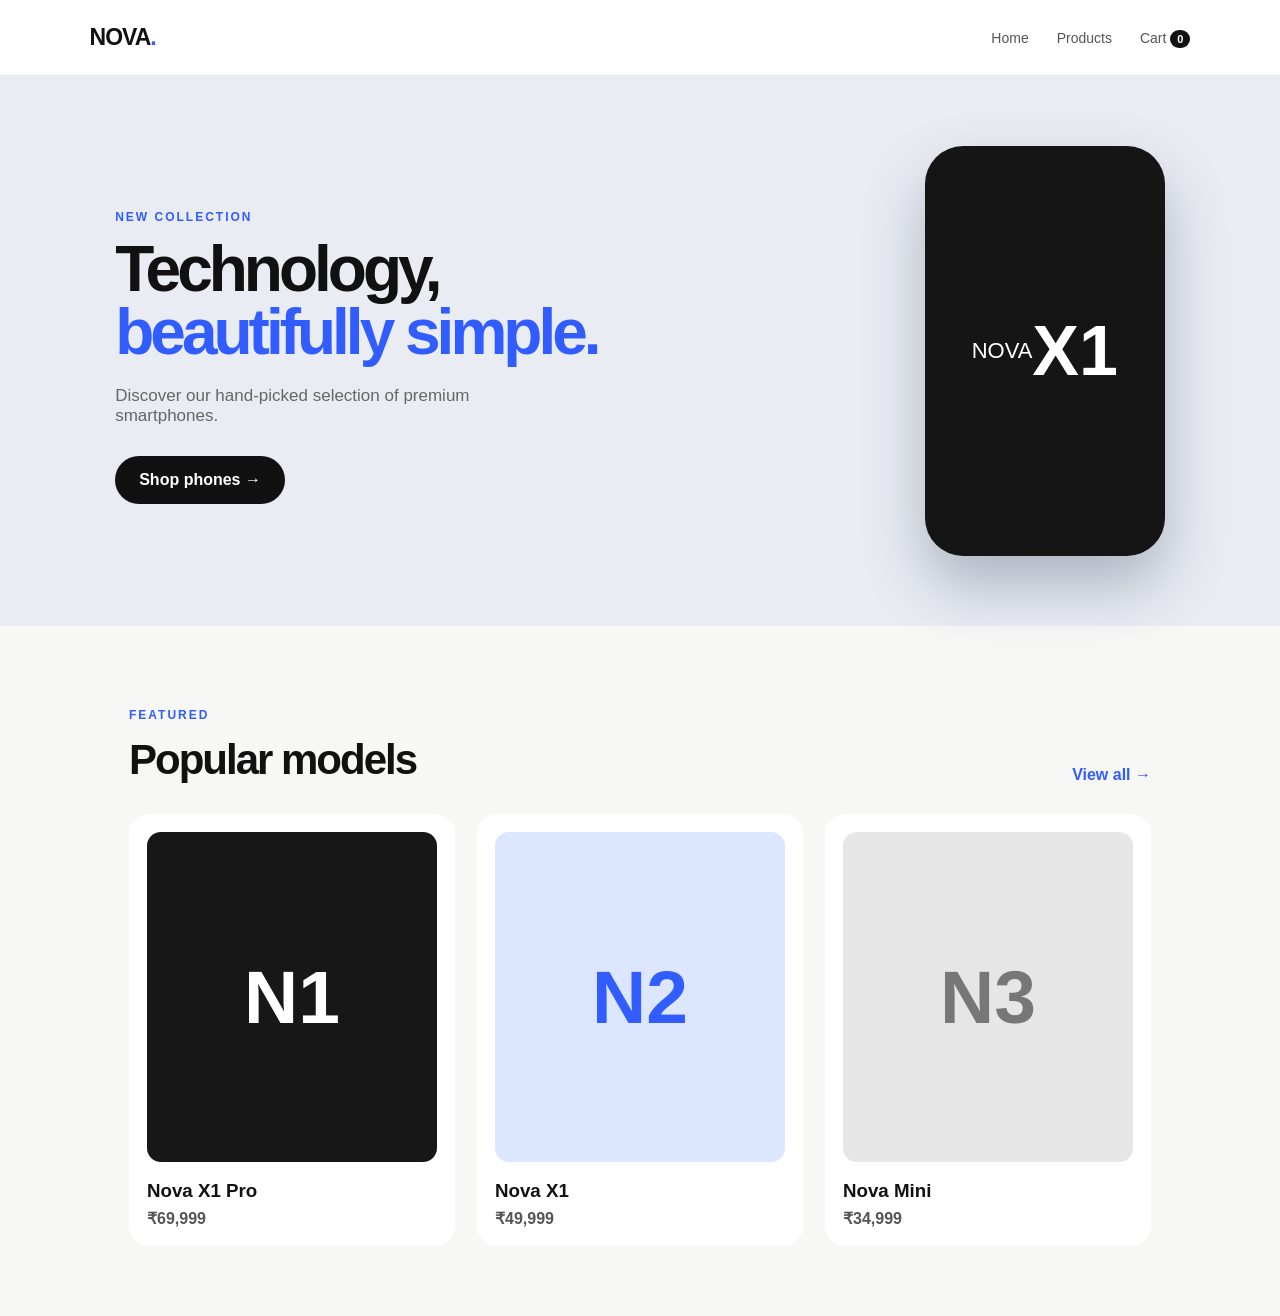
<file: index.html>
<!DOCTYPE html>
<html lang="en">
<head>
  <meta charset="UTF-8">
  <meta name="viewport" content="width=device-width, initial-scale=1.0">
  <title>Nova Mobile — Premium Phones</title>
  <link rel="stylesheet" href="style.css">
</head>
<body>
<header class="header">
  <a class="logo" href="index.html">NOVA<span>.</span></a>
  <nav><a href="index.html">Home</a><a href="products.html">Products</a><a href="cart.html">Cart <b id="cartCount">0</b></a></nav>
</header>

<main>
  <section class="hero">
    <div>
      <p class="eyebrow">NEW COLLECTION</p>
      <h1>Technology,<br><span>beautifully simple.</span></h1>
      <p class="hero-copy">Discover our hand-picked selection of premium smartphones.</p>
      <a class="btn" href="products.html">Shop phones →</a>
    </div>
    <div class="hero-phone">NOVA<br><strong>X1</strong></div>
  </section>

  <section class="section">
    <div class="section-head"><div><p class="eyebrow">FEATURED</p><h2>Popular models</h2></div><a href="products.html">View all →</a></div>
    <div class="product-grid">
      <a class="card" href="product.html?id=1"><div class="phone-img phone-black">N1</div><h3>Nova X1 Pro</h3><p>₹69,999</p></a>
      <a class="card" href="product.html?id=2"><div class="phone-img phone-blue">N2</div><h3>Nova X1</h3><p>₹49,999</p></a>
      <a class="card" href="product.html?id=3"><div class="phone-img phone-silver">N3</div><h3>Nova Mini</h3><p>₹34,999</p></a>
    </div>
  </section>
</main>
<script src="script.js"></script>
</body>
</html>
</file>
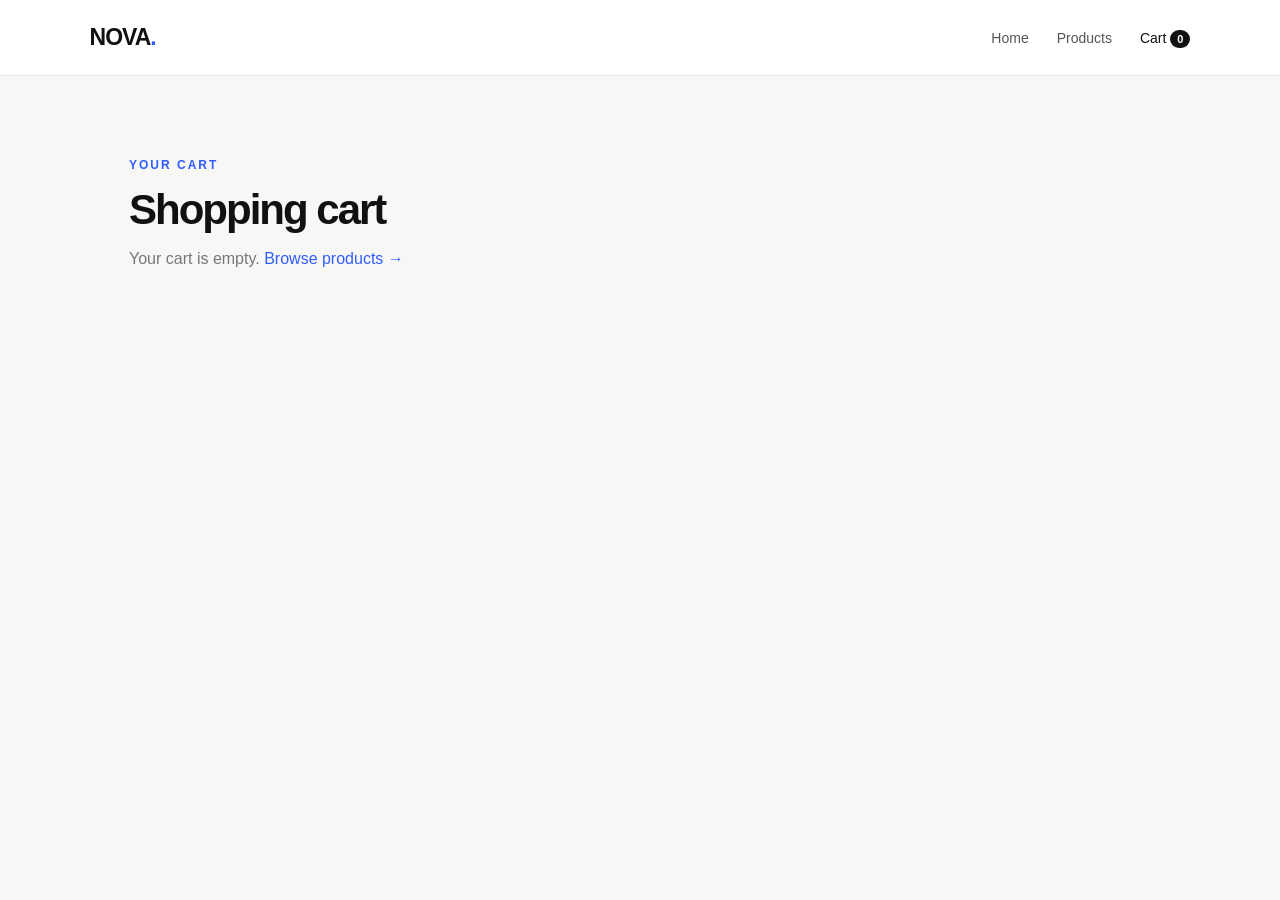
<file: cart.html>
<!DOCTYPE html>
<html lang="en">
<head>
  <meta charset="UTF-8"><meta name="viewport" content="width=device-width, initial-scale=1.0">
  <title>Cart — Nova Mobile</title><link rel="stylesheet" href="style.css">
</head>
<body>
<header class="header"><a class="logo" href="index.html">NOVA<span>.</span></a><nav><a href="index.html">Home</a><a href="products.html">Products</a><a class="active" href="cart.html">Cart <b id="cartCount">0</b></a></nav></header>
<main class="page"><p class="eyebrow">YOUR CART</p><h1>Shopping cart</h1><div id="cart"></div></main>
<script src="script.js"></script>
</body>
</html>
</file>
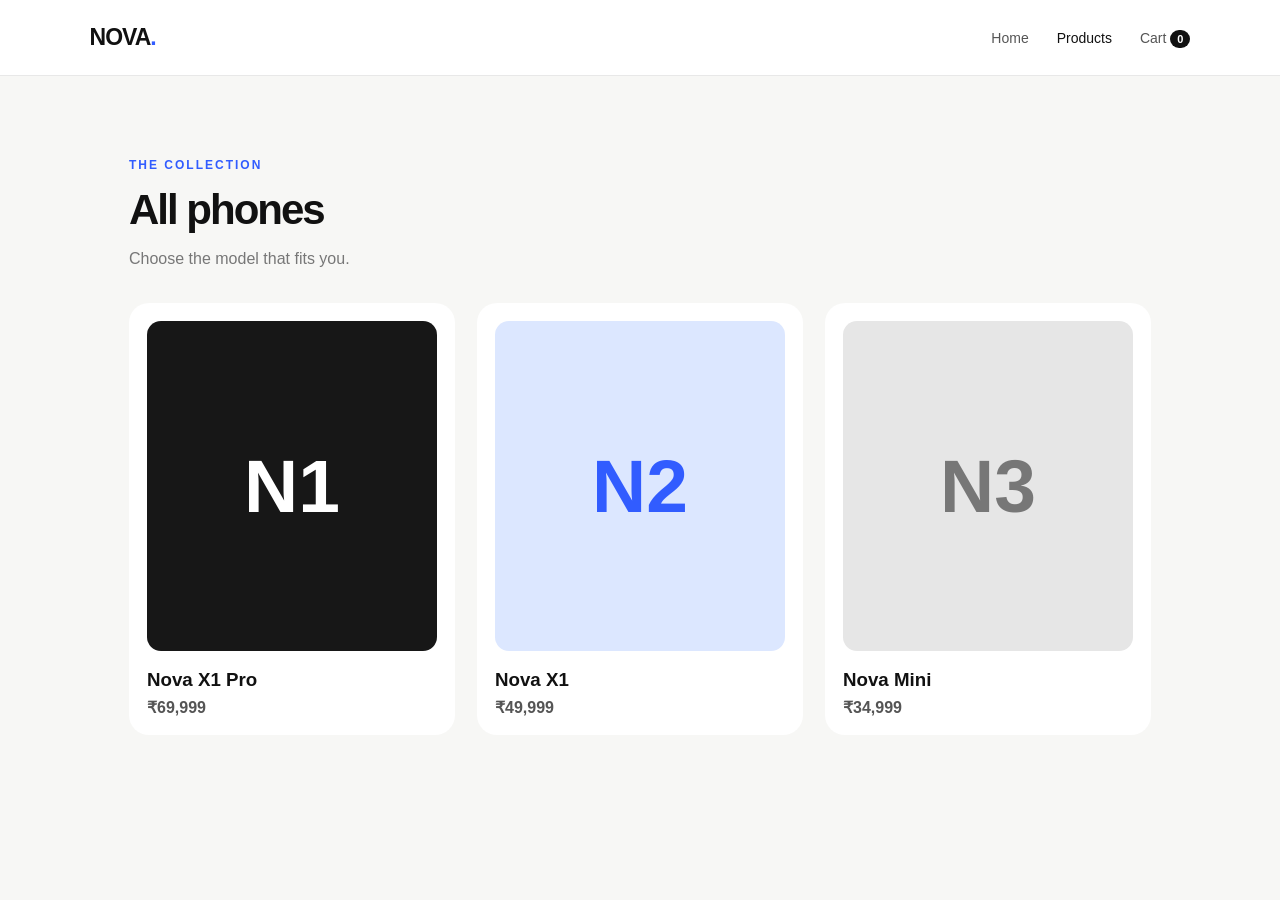
<file: products.html>
<!DOCTYPE html>
<html lang="en">
<head>
  <meta charset="UTF-8"><meta name="viewport" content="width=device-width, initial-scale=1.0">
  <title>Products — Nova Mobile</title><link rel="stylesheet" href="style.css">
</head>
<body>
<header class="header"><a class="logo" href="index.html">NOVA<span>.</span></a><nav><a href="index.html">Home</a><a class="active" href="products.html">Products</a><a href="cart.html">Cart <b id="cartCount">0</b></a></nav></header>
<main class="page">
  <p class="eyebrow">THE COLLECTION</p><h1>All phones</h1><p class="muted">Choose the model that fits you.</p>
  <div class="product-grid" id="products"></div>
</main>
<script src="script.js"></script>
</body>
</html>
</file>
<file: style.css>
*{box-sizing:border-box}body{margin:0;font-family:Arial,Helvetica,sans-serif;background:#f7f7f5;color:#111}a{text-decoration:none;color:inherit}.header{height:76px;padding:0 7%;display:flex;align-items:center;justify-content:space-between;background:#fff;border-bottom:1px solid #e8e8e8}.logo{font-size:23px;font-weight:900;letter-spacing:-1px}.logo span{color:#315cff}.header nav{display:flex;gap:28px;font-size:14px}.header nav a{color:#555}.header nav a:hover,.header nav .active{color:#111}.header b{background:#111;color:#fff;border-radius:20px;padding:3px 7px;font-size:11px}.hero{min-height:520px;padding:70px 9%;display:flex;align-items:center;justify-content:space-between;background:#e9ecf2}.eyebrow{font-size:12px;font-weight:700;letter-spacing:2px;color:#315cff;margin-bottom:14px}.hero h1{font-size:64px;line-height:.98;letter-spacing:-4px;margin:0 0 22px}.hero h1 span{color:#315cff}.hero-copy{color:#666;font-size:17px;max-width:420px;margin-bottom:30px}.btn{display:inline-block;background:#111;color:white;padding:15px 24px;border-radius:30px;font-weight:700}.hero-phone{width:240px;height:410px;border-radius:38px;background:#151515;color:#fff;display:flex;align-items:center;justify-content:center;text-align:center;font-size:22px;box-shadow:0 30px 60px #aeb4c2}.hero-phone strong{font-size:70px}.section,.page{max-width:1150px;margin:auto;padding:70px 5%}.section-head{display:flex;justify-content:space-between;align-items:end;margin-bottom:30px}.section h2,.page h1{font-size:42px;letter-spacing:-2px;margin:0}.section-head>a{color:#315cff;font-weight:700}.product-grid{display:grid;grid-template-columns:repeat(3,1fr);gap:22px}.card{background:#fff;padding:18px;border-radius:20px;transition:.2s}.card:hover{transform:translateY(-4px);box-shadow:0 15px 35px #ddd}.phone-img{height:330px;border-radius:14px;display:flex;align-items:center;justify-content:center;font-size:75px;font-weight:900;margin-bottom:18px}.phone-black{background:#171717;color:#fff}.phone-blue{background:#dce7ff;color:#315cff}.phone-silver{background:#e6e6e6;color:#777}.card h3{margin:0 0 7px}.card p{margin:0;color:#555;font-weight:700}.muted{color:#777;margin-bottom:35px}.detail{display:grid;grid-template-columns:1fr 1fr;gap:60px;align-items:center}.detail .phone-img{height:500px}.detail h1{font-size:52px;margin:5px 0}.price{font-size:28px;font-weight:800;margin:20px 0}.specs{padding:20px 0;border-top:1px solid #ddd;border-bottom:1px solid #ddd;color:#555;line-height:1.8}.qty{display:flex;gap:10px;margin:25px 0}.qty button{border:1px solid #ddd;background:#fff;border-radius:8px;padding:10px 16px;cursor:pointer}.cart-row{background:#fff;padding:20px;border-radius:16px;display:flex;justify-content:space-between;align-items:center;margin:15px 0}.total{font-size:25px;font-weight:800;text-align:right;margin-top:25px}@media(max-width:700px){.hero{padding:50px 7%;display:block}.hero h1{font-size:45px}.hero-phone{width:170px;height:280px;margin:40px auto 0}.product-grid{grid-template-columns:1fr}.detail{grid-template-columns:1fr;gap:25px}.detail .phone-img{height:380px}.header{padding:0 5%}.header nav{gap:12px}.section h2,.page h1{font-size:34px}}
</file>
